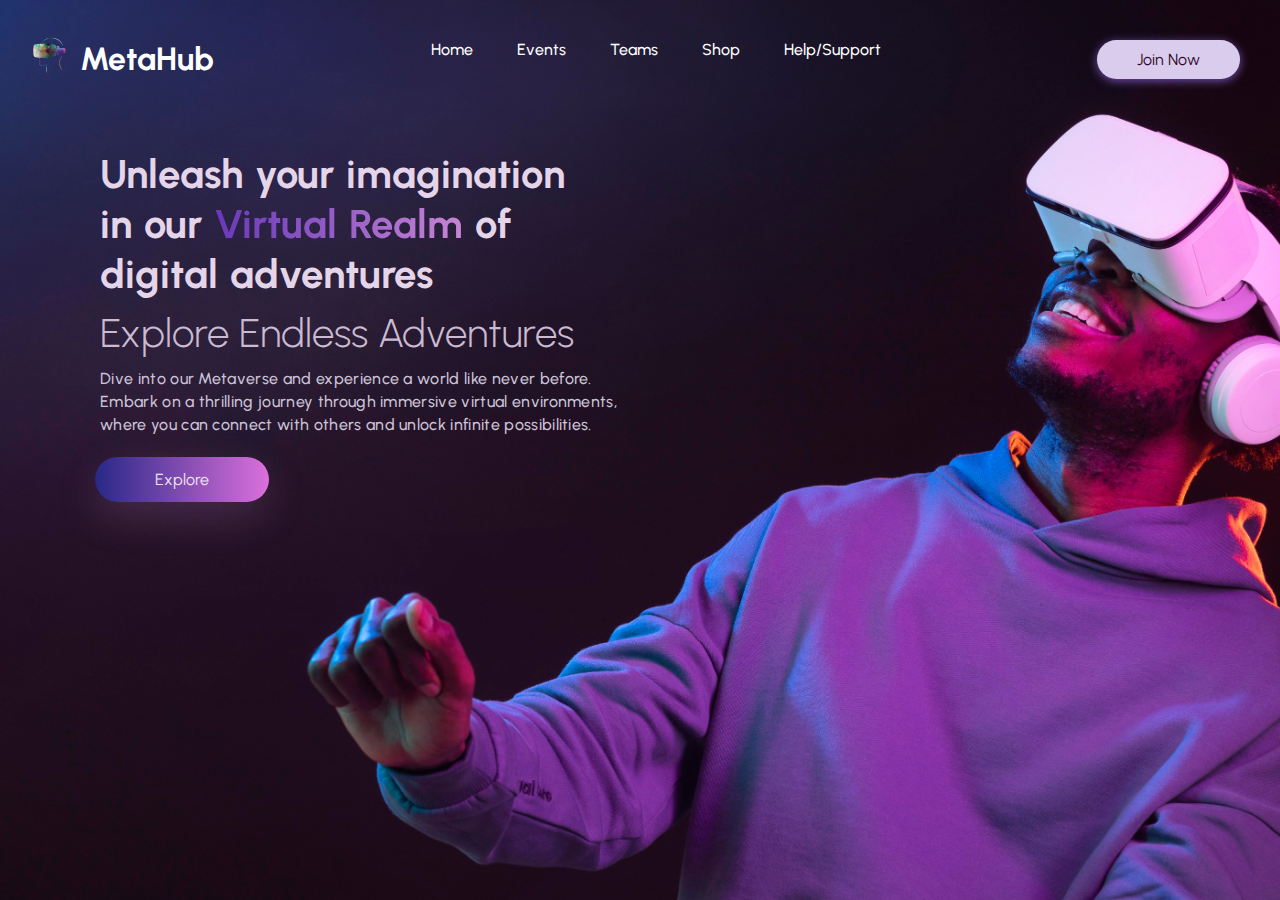
<file: MetaWeb/index.html>
<!DOCTYPE html>
<html lang="en">
  <head>
    <meta charset="UTF-8" />
    <meta http-equiv="X-UA-Compatible" content="IE=edge" />
    <meta name="viewport" content="width=device-width, initial-scale=1.0" />
    <title>Metaverse Landing Page</title>
    <link rel="stylesheet" href="style.css" />
    <link rel="shortcut icon" href="/MetaWeb/Images/fabicon.png" />
  </head>
  <body>
    <nav class="navbar">
      <img src="/MetaWeb/Images/logo.png" />
      <h2 class="logo">MetaHub</h2>
      <ul>
        <li><a href="#">Home</a></li>
        <li><a href="#">Events</a></li>
        <li><a href="#">Teams</a></li>
        <li><a href="#">Shop</a></li>
        <li><a href="#">Help/Support</a></li>
      </ul>
      <div class="btn-1"><a href="#"></a>Join Now</div>
    </nav>
    <div class="intro">
      <h1>
        Unleash your imagination<br />in our
        <span class="word">Virtual Realm</span> of <br />digital adventures
      </h1>
      <h3>Explore Endless Adventures</h3>
      <p>
        Dive into our Metaverse and experience a world like never before.<br />
        Embark on a thrilling journey through immersive virtual environments,<br />
        where you can connect with others and unlock infinite possibilities.
      </p>
      <span class="btn-2"><a href="#">Explore</a></span>
    </div>
  </body>
</html>
</file>
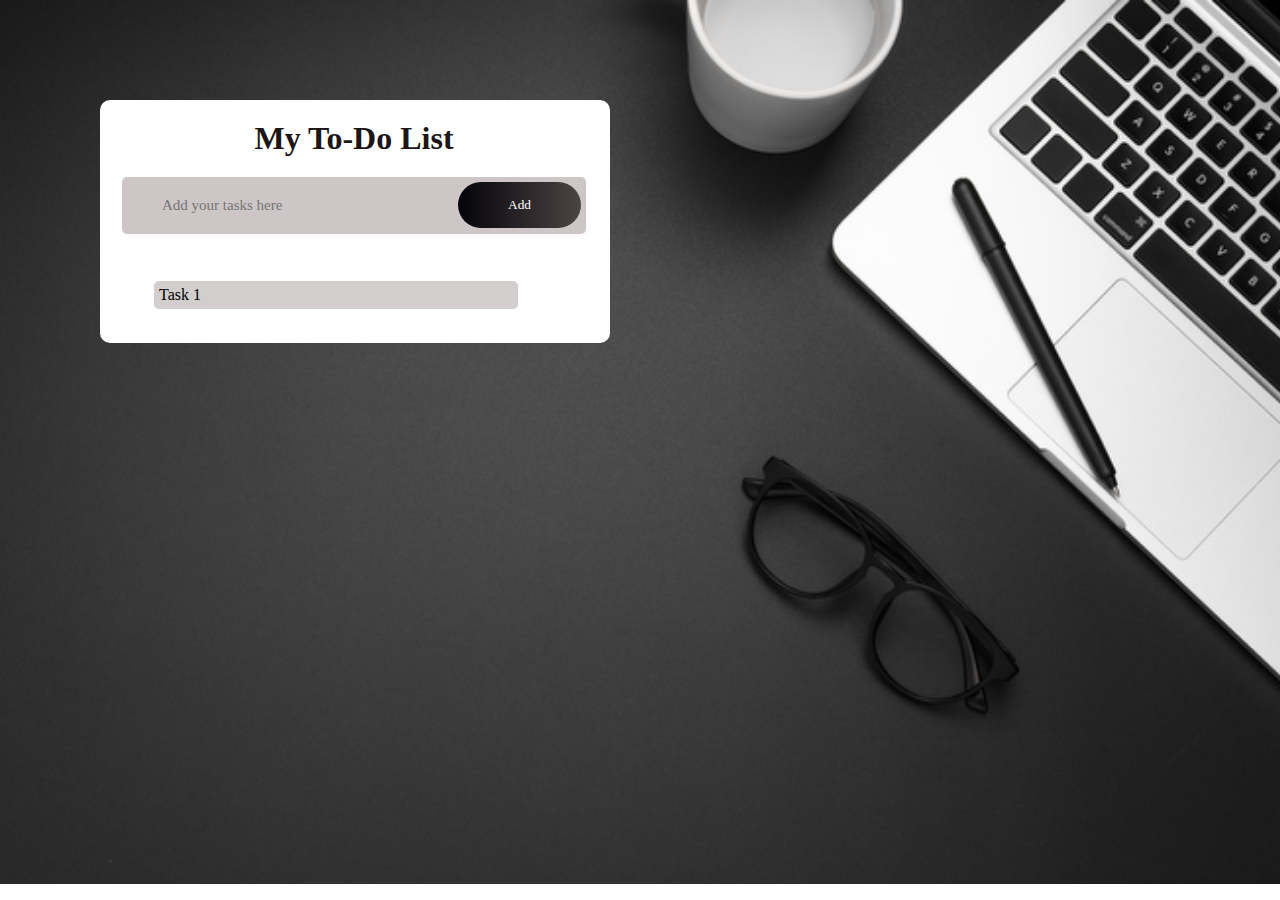
<file: To-do List/index.html>
<!DOCTYPE html>
<html lang="en">
  <head>
    <meta charset="UTF-8" />
    <meta name="viewport" content="width=device-width, initial-scale=1.0" />
    <title>To-Do List</title>
    <style>
      * {
        margin: 0;
        padding: 0;
        box-sizing: border-box;
        font-family: "Poppins";
      }

      body {
        min-height: 87.1vh;
        width: 100%;
        background-image: url("/To-do List/pic.jpg");
        background-size: cover;
        background-position: center;
        background-repeat: no-repeat;
      }
      h2 {
        display: flex;
        justify-content: center;
        font-size: xx-large;
        color: #1c1616;
        padding-top: 20px;
      }
      .to-do {
        width: 100%;
        max-width: 510px;
        background: #fff;
        margin: 100px;
        padding: 0.1px 4px 4px 2px;
        border-radius: 10px;
      }
      #new-task {
        display: flex;
        align-items: flex-start;
        justify-content: space-between;
        background: rgb(206, 198, 198);
        border-radius: 5px;
        /* padding: 5px; */
        margin: 20px;
      }
      input {
        flex: 1;
        background: transparent;
        color: rgb(8, 22, 51);
        font-size: 15px;
        padding: 20px 40px;
        border: none;
        /* outline: none; */
      }
      #addTask {
        margin: 5px;
        padding: 15px 50px 15px;
        border: none;
        border-radius: 30px;
        background: linear-gradient(
          to right,
          rgba(0, 0, 6, 0.984),
          rgba(11, 1, 1, 0.664)
        );
        color: white;
        cursor: pointer;
      }
      #addTask:hover {
        border: 2px solid #534343;

        color: black;
        background: rgb(109, 202, 109);
      }

      .task-list {
        display: flex;
        flex-direction: column;
        justify-content: flex-start;
        list-style: none;
        padding: 12px 8px 20px 50px;
      }
      .task-list li {
        padding: 5px;
        margin: 15px 80px 10px 2px;
        background: rgb(210, 206, 206);
        border-radius: 5px;
      }

      h4 {
        font-weight: 350;
      }
    </style>
  </head>
  <body>
    <div class="container">
      <div class="to-do">
        <h2>My To-Do List</h2>
        <div id="new-task">
          <input type="text" placeholder="Add your tasks here" />
          <button id="addTask">Add</button>
        </div>
        <ul id="list" class="task-list">
          <li class="contain">
            <h4>Task 1</h4>
          </li>
        </ul>
      </div>
    </div>
  </body>
  <script>
    let addTask = document.getElementById("addTask");
    addTask.addEventListener("click", addNewTask);

    function addNewTask(e) {
      let currentAdd = e.currentTarget;
      let currentInput = currentAdd.previousElementSibling;
      let currentTask = currentInput.value;

      if (currentTask.trim() === "") {
        alert("Please enter a task.");
        return;
      }

      let newLi = document.createElement("li");
      newLi.classList.add("task-list");
      newLi.innerHTML = `<h4>${currentTask}</h4>`;

      let List = document.getElementById("list");
      List.appendChild(newLi);

      currentInput.value = "";
    }
  </script>
</html>
</file>
<file: MetaWeb/style.css>
@import url('https://fonts.googleapis.com/css2?family=Manrope:wght@500&family=Sora&family=Urbanist:ital,wght@0,200;0,500;1,500&display=swap');

* {
  margin: 0;
  padding: 0;
  box-sizing: border-box;
  font-family: 'Manrope', sans-serif;
  font-family: 'Sora', sans-serif;
  font-family: 'Urbanist', sans-serif;
}

body {
  min-height: 100vh;
  width: 100%;
  background-image: url(/MetaWeb/Images/pic.jpg );
  background-size: cover;
  background-position: center;
  background-repeat: no-repeat;
}

nav {
  display: flex;
  justify-content: space-between;
  align-content: center;
  padding: 40px 40px;
}

nav img {
  height: 40px;
  margin: 10px;
  position: absolute;
  left: 20px;
  top: 25px;
}

nav ul li {
  display: inline;
  padding: 0px 20px;
}

nav ul li a {
  color: white;
  text-decoration: none;
  font-weight: 500;
}

nav ul li a:hover {
  color: rgb(172, 108, 214);
  text-decoration: underline;
  transition: 0.25s ease out;
}

.btn-1 {
  border: none;
  padding: 10px 40px;
  border-radius: 30px;
  color: rgb(48, 7, 43);
  background: rgb(218, 204, 236);
  box-shadow: 0px 2px 10px rgb(113, 81, 172);
}

.btn-1:hover {
  color: rgb(243, 239, 247);
  background: linear-gradient(to right, rgb(177, 151, 203), rgb(174, 97, 205));
  cursor: pointer;
}

.logo {
  padding-left: 40px;
  color: white;
  font-size: 2em;
}

.intro {
  padding: 0px 50px;
  height: 70vh;
}

.intro h1 {
  padding: 30px 50px 0px 50px;
  font-size: 40px;
  font-weight: 700;
  color: #e5d5e9;
  word-spacing: 2px;
  letter-spacing: 0px;
  line-height: 50px;
}

.word {
  background: linear-gradient(to right, #6937b9, #c685d5);
  -webkit-text-fill-color: transparent;
  -webkit-background-clip: text;
}

.intro h3 {
  font-size: 40px;
  font-weight: 300;
  color: #cabad2;
  padding: 0px 40px;
  margin: 10px;
}

.intro p {
  padding: 0px 50px;
  font-weight: 500;
  font-size: 16px;
  line-height: 145%;
  color: #cbc3d7;
  margin-bottom: 20px;
  letter-spacing: 0.02em;
}

.btn-2 {
  position: absolute;
  left: 95px;
  padding: 13px 60px;
  background: linear-gradient(to right, rgb(40, 40, 135), rgb(220, 112, 220));
  border-radius: 50px;
  box-shadow: 0 15px 40px rgba(193, 143, 203, 0.2);
}

.btn-2 a {
  text-decoration: none;
  color: rgb(239, 227, 242)
}

.btn-2:hover {
  background: rgb(218, 204, 236);
  cursor: pointer;
}

.btn-2 a:hover {
  color: rgb(14, 2, 18);
}
</file>
